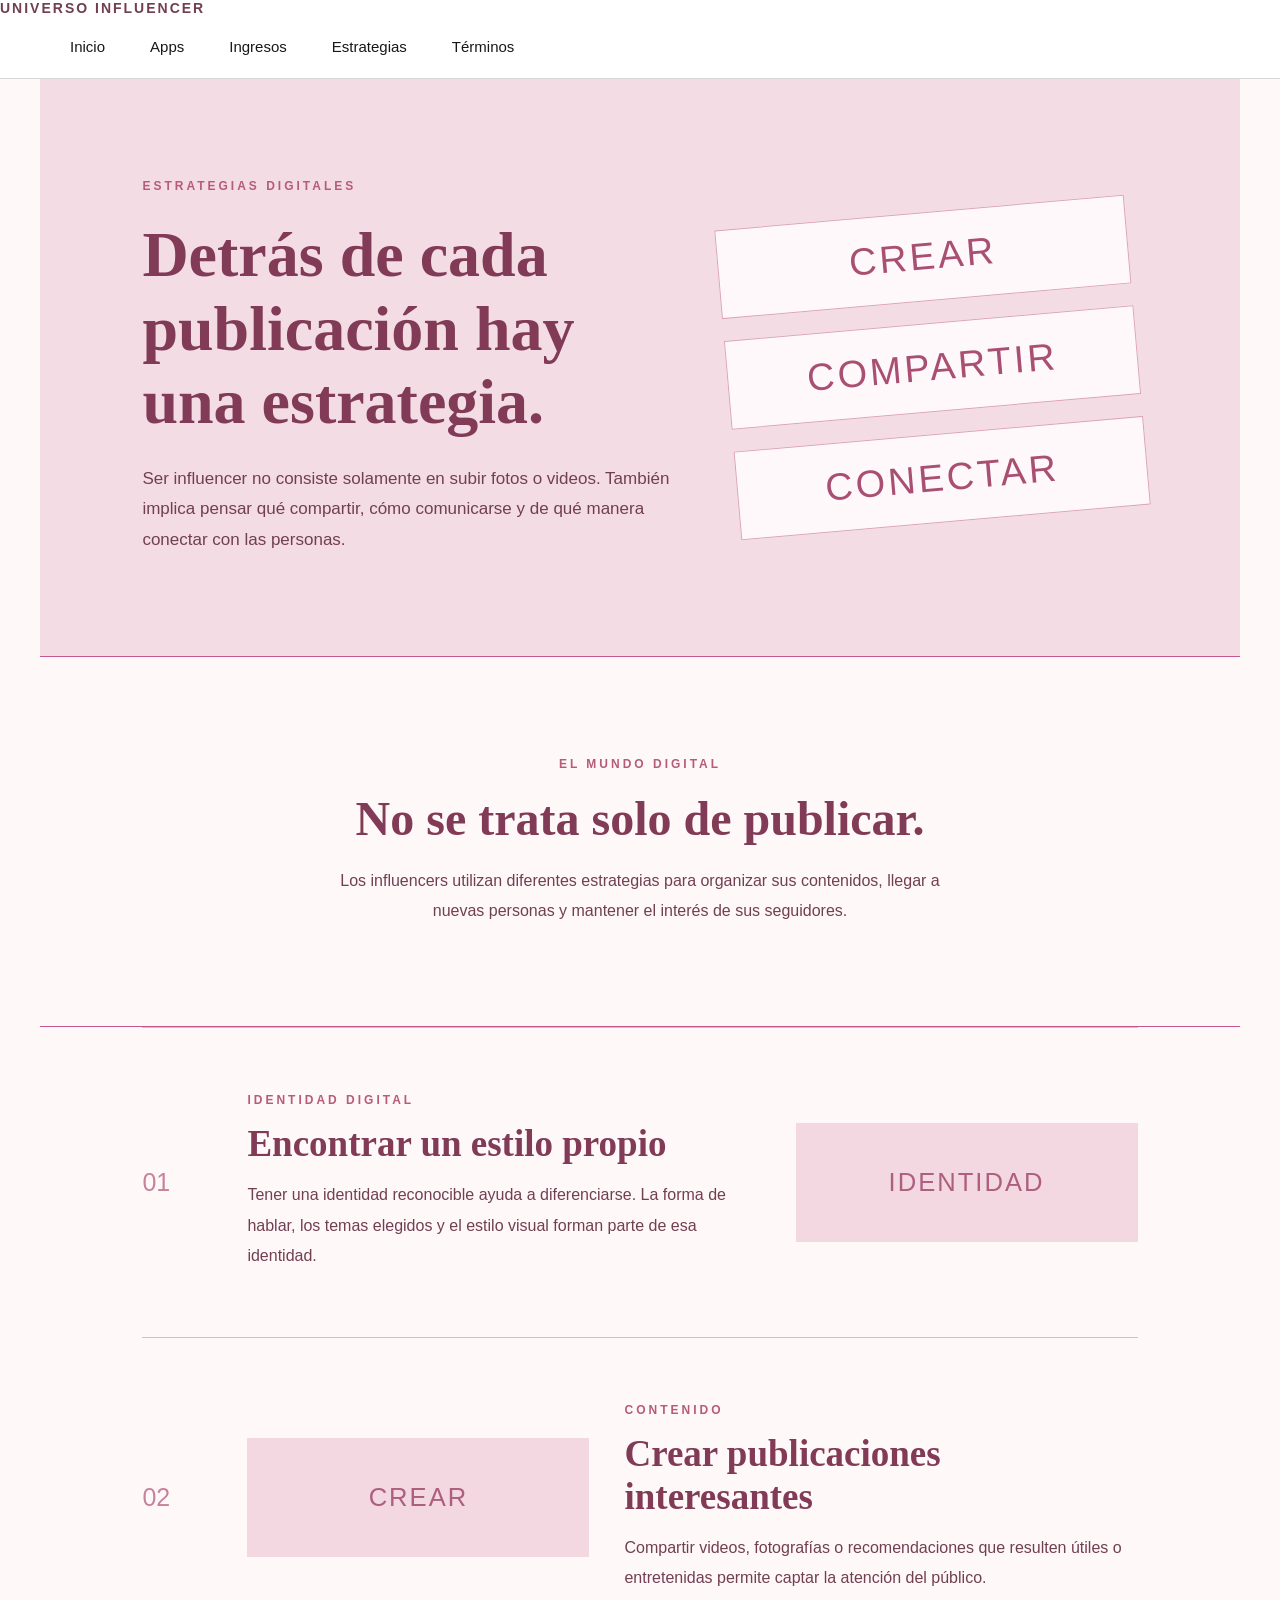
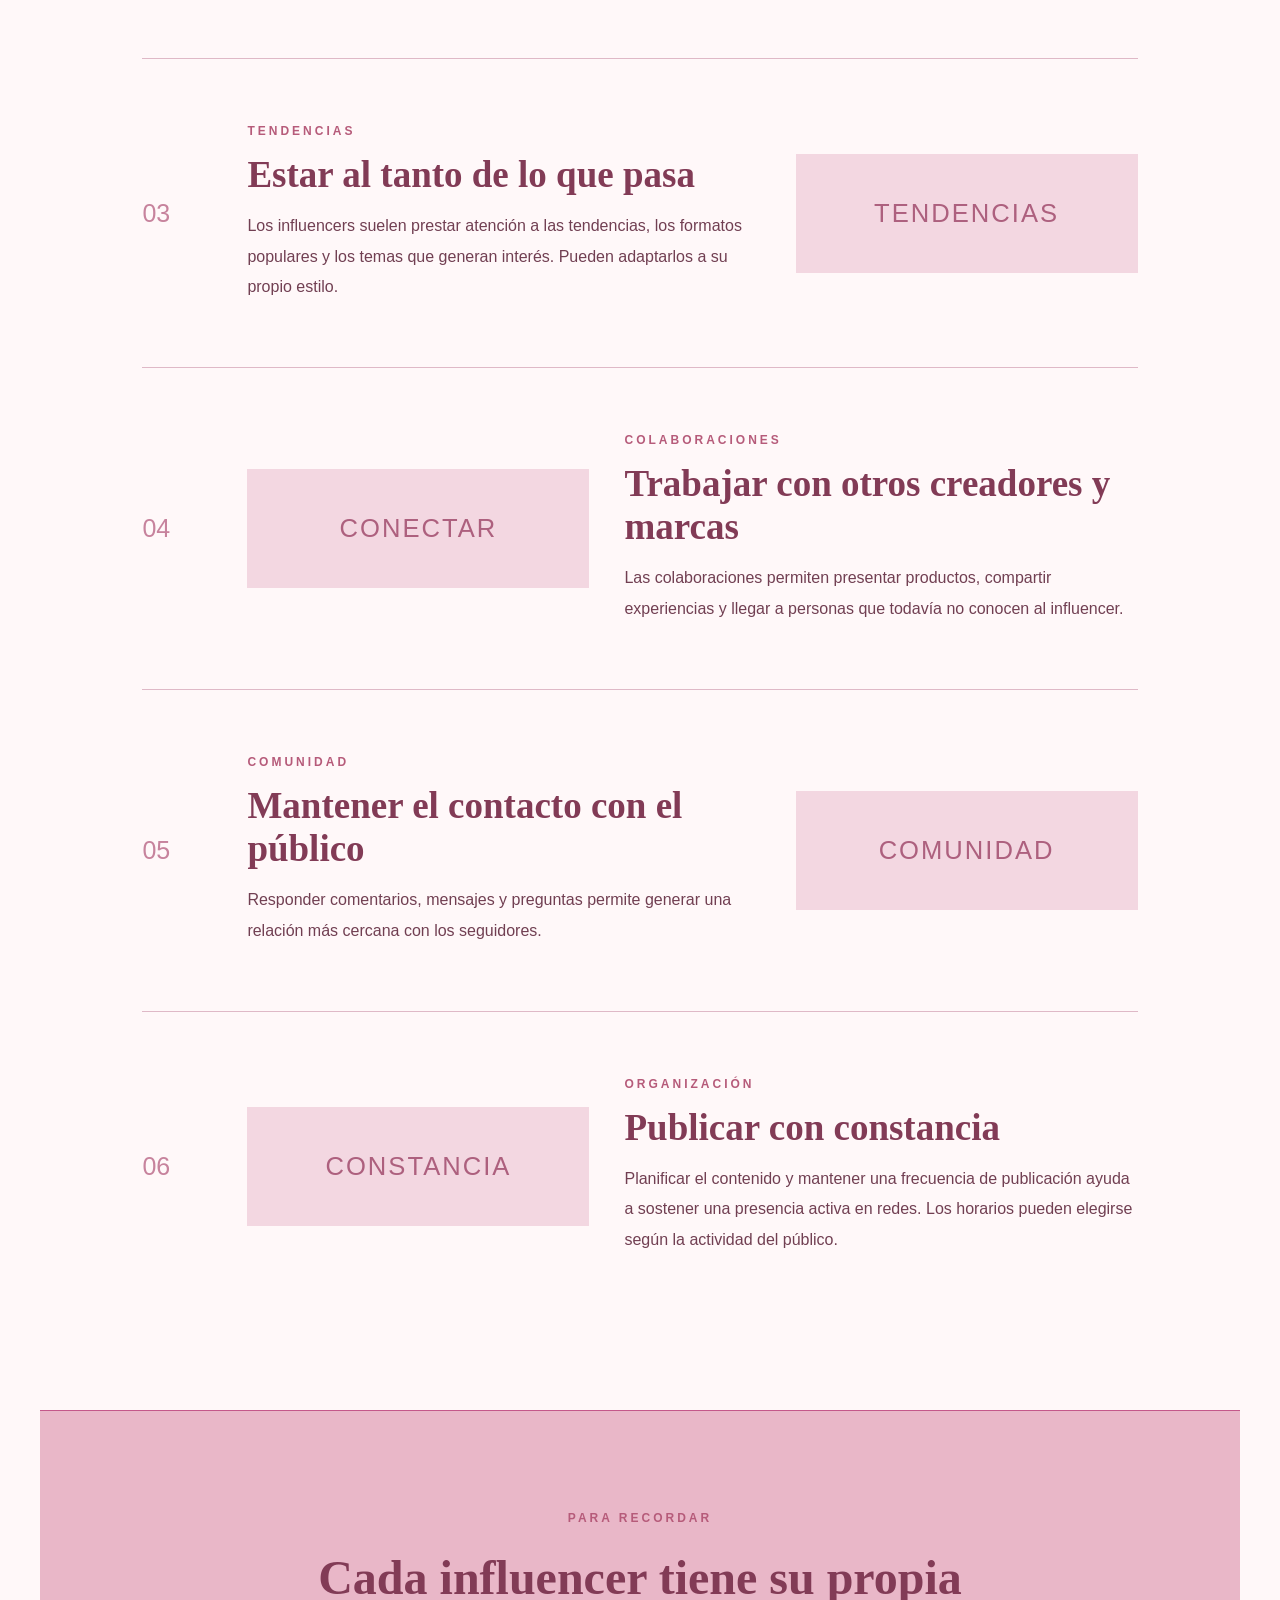
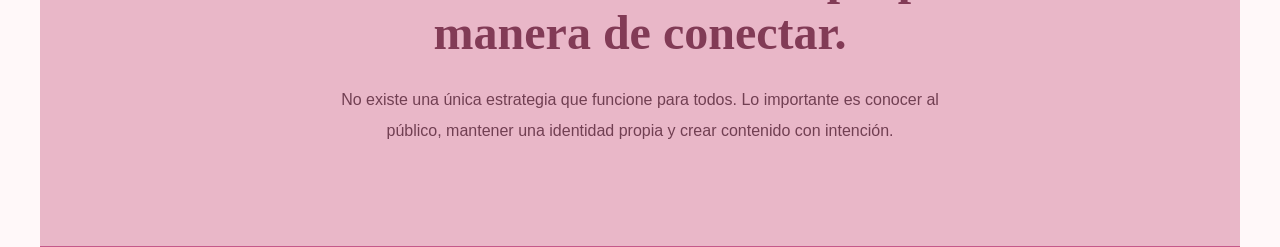
<file: estrategias.html>
<!DOCTYPE html>
<html lang="es">

<head>
    <meta charset="UTF-8">
    <meta name="viewport" content="width=device-width, initial-scale=1.0">
    <title>Estrategias | Universo Influencer</title>
    <link rel="stylesheet" href="stylesheet.css">
</head>

<body class="pagina-estrategias">

<header>
    <div class="logo">UNIVERSO INFLUENCER</div>

    <nav>
        <ul>
            <li><a href="index.html">Inicio</a></li>
            <li><a href="apps.html">Apps</a></li>
            <li><a href="ingresos.html">Ingresos</a></li>
            <li><a href="estrategias.html">Estrategias</a></li>
            <li><a href="terminos.html">Términos</a></li>
        </ul>
    </nav>
</header>

<main>

    <!-- PORTADA -->

    <section class="estrategias-portada">

        <div class="portada-texto">

            <p class="mini-titulo">ESTRATEGIAS DIGITALES</p>

            <h1>
                Detrás de cada
                publicación hay
                una estrategia.
            </h1>

            <p>
                Ser influencer no consiste solamente
                en subir fotos o videos. También implica
                pensar qué compartir, cómo comunicarse
                y de qué manera conectar con las personas.
            </p>

        </div>

        <div class="portada-decoracion">
            <span>CREAR</span>
            <span>COMPARTIR</span>
            <span>CONECTAR</span>
        </div>

    </section>

    <!-- INTRODUCCION -->

    <section class="estrategias-introduccion">

        <p class="mini-titulo">EL MUNDO DIGITAL</p>

        <h2>No se trata solo de publicar.</h2>

        <p>
            Los influencers utilizan diferentes
            estrategias para organizar sus contenidos,
            llegar a nuevas personas y mantener
            el interés de sus seguidores.
        </p>

    </section>

    <!-- ESTRATEGIAS -->

    <section id="contenido" class="estrategias-editorial">

        <article class="estrategia-bloque">

            <div class="estrategia-numero">01</div>

            <div class="estrategia-info">
                <p class="mini-titulo">IDENTIDAD DIGITAL</p>
                <h2>Encontrar un estilo propio</h2>
                <p>
                    Tener una identidad reconocible
                    ayuda a diferenciarse.
                    La forma de hablar, los temas
                    elegidos y el estilo visual
                    forman parte de esa identidad.
                </p>
            </div>

            <div class="estrategia-palabra">IDENTIDAD</div>

        </article>

        <article class="estrategia-bloque inverso">

            <div class="estrategia-numero">02</div>

            <div class="estrategia-info">
                <p class="mini-titulo">CONTENIDO</p>
                <h2>Crear publicaciones interesantes</h2>
                <p>
                    Compartir videos, fotografías
                    o recomendaciones que resulten
                    útiles o entretenidas permite
                    captar la atención del público.
                </p>
            </div>

            <div class="estrategia-palabra">CREAR</div>

        </article>

        <article class="estrategia-bloque">

            <div class="estrategia-numero">03</div>

            <div class="estrategia-info">
                <p class="mini-titulo">TENDENCIAS</p>
                <h2>Estar al tanto de lo que pasa</h2>
                <p>
                    Los influencers suelen prestar
                    atención a las tendencias,
                    los formatos populares y los
                    temas que generan interés.
                    Pueden adaptarlos a su propio estilo.
                </p>
            </div>

            <div class="estrategia-palabra">TENDENCIAS</div>

        </article>

        <article class="estrategia-bloque inverso">

            <div class="estrategia-numero">04</div>

            <div class="estrategia-info">
                <p class="mini-titulo">COLABORACIONES</p>
                <h2>Trabajar con otros creadores y marcas</h2>
                <p>
                    Las colaboraciones permiten
                    presentar productos, compartir
                    experiencias y llegar a personas
                    que todavía no conocen
                    al influencer.
                </p>
            </div>

            <div class="estrategia-palabra">CONECTAR</div>

        </article>

        <article class="estrategia-bloque">

            <div class="estrategia-numero">05</div>

            <div class="estrategia-info">
                <p class="mini-titulo">COMUNIDAD</p>
                <h2>Mantener el contacto con el público</h2>
                <p>
                    Responder comentarios, mensajes
                    y preguntas permite generar
                    una relación más cercana
                    con los seguidores.
                </p>
            </div>

            <div class="estrategia-palabra">COMUNIDAD</div>

        </article>

        <article class="estrategia-bloque inverso">

            <div class="estrategia-numero">06</div>

            <div class="estrategia-info">
                <p class="mini-titulo">ORGANIZACIÓN</p>
                <h2>Publicar con constancia</h2>
                <p>
                    Planificar el contenido y
                    mantener una frecuencia de
                    publicación ayuda a sostener
                    una presencia activa en redes.
                    Los horarios pueden elegirse
                    según la actividad del público.
                </p>
            </div>

            <div class="estrategia-palabra">CONSTANCIA</div>

        </article>

    </section>

    <!-- CIERRE -->

    <section class="estrategias-final">

        <p class="mini-titulo">PARA RECORDAR</p>

        <h2>
            Cada influencer tiene
            su propia manera de conectar.
        </h2>

        <p>
            No existe una única estrategia que
            funcione para todos. Lo importante
            es conocer al público, mantener
            una identidad propia y crear
            contenido con intención.
        </p>

    </section>

</main>

</body>
</html>
</file>
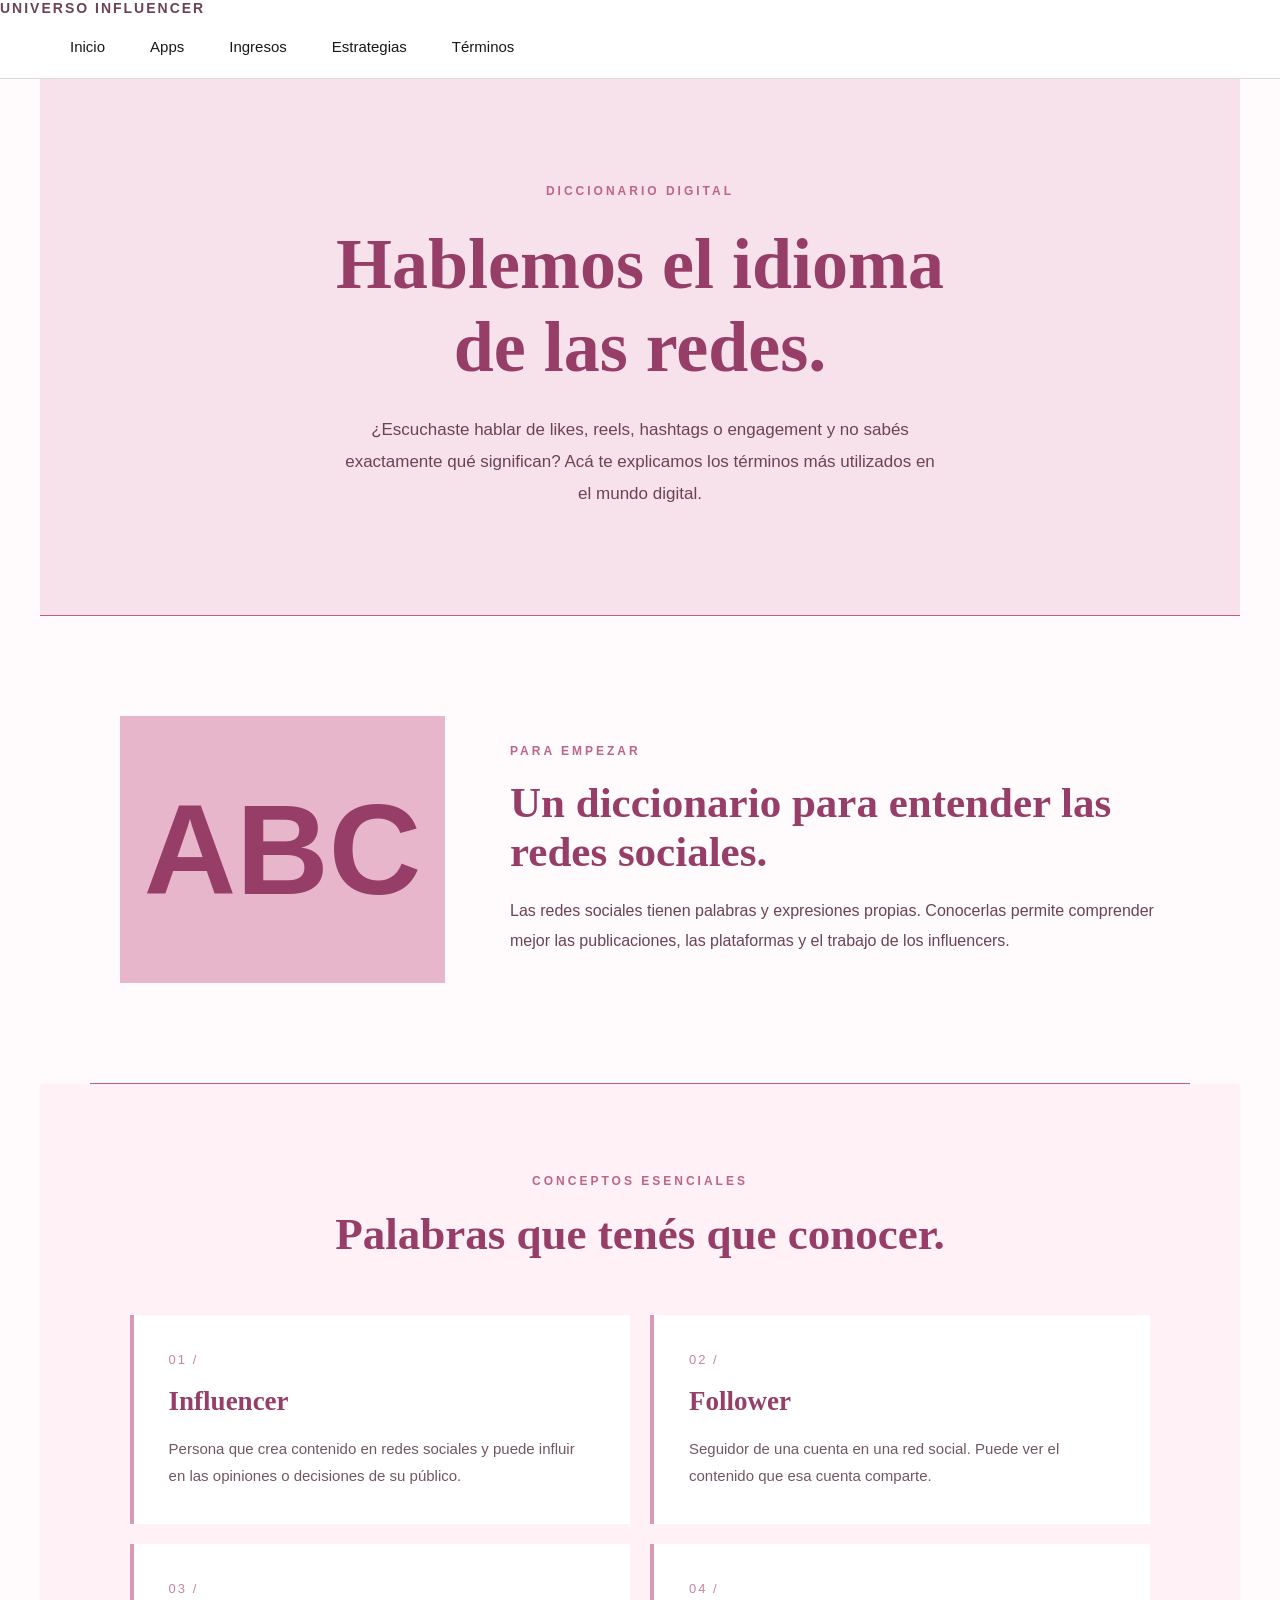
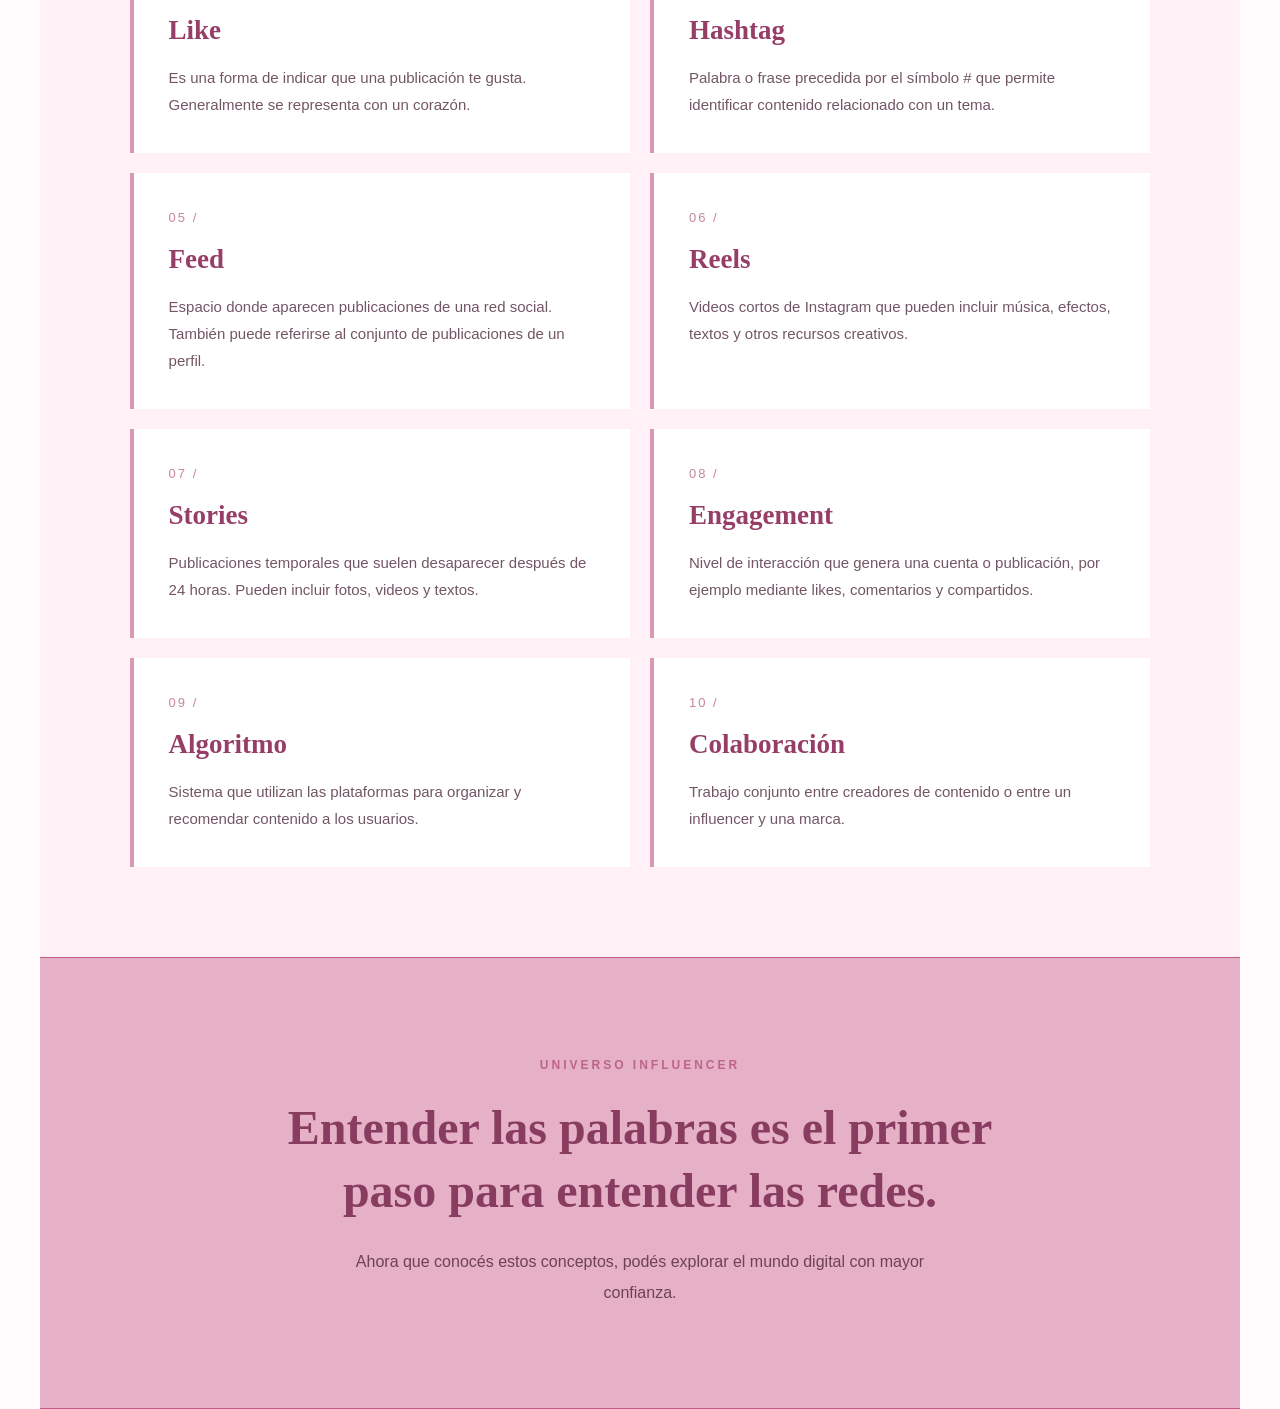
<file: terminos.html>
<!DOCTYPE html>
<html lang="es">

<head>
    <meta charset="UTF-8">
    <meta name="viewport" content="width=device-width, initial-scale=1.0">
    <title>Términos | Universo Influencer</title>
    <link rel="stylesheet" href="stylesheet.css">
</head>

<body class="pagina-terminos">

<header>
    <div class="logo">UNIVERSO INFLUENCER</div>

    <nav>
        <ul>
            <li><a href="index.html">Inicio</a></li>
            <li><a href="apps.html">Apps</a></li>
            <li><a href="ingresos.html">Ingresos</a></li>
            <li><a href="estrategias.html">Estrategias</a></li>
            <li><a href="terminos.html">Términos</a></li>
        </ul>
    </nav>
</header>

<main>

    <!-- PORTADA -->

    <section class="terminos-portada">

        <p class="terminos-etiqueta">DICCIONARIO DIGITAL</p>

        <h1>Hablemos el idioma<br>de las redes.</h1>

        <p>
            ¿Escuchaste hablar de likes, reels,
            hashtags o engagement y no sabés
            exactamente qué significan?
            Acá te explicamos los términos más
            utilizados en el mundo digital.
        </p>

    </section>

    <!-- INTRODUCCION -->

    <section class="terminos-intro">

        <div class="terminos-intro-numero">ABC</div>

        <div>
            <p class="terminos-etiqueta">PARA EMPEZAR</p>

            <h2>Un diccionario para entender las redes sociales.</h2>

            <p>
                Las redes sociales tienen palabras
                y expresiones propias.
                Conocerlas permite comprender
                mejor las publicaciones,
                las plataformas y el trabajo
                de los influencers.
            </p>
        </div>

    </section>

    <!-- DICCIONARIO -->

    <section class="terminos-diccionario">

        <p class="terminos-etiqueta">CONCEPTOS ESENCIALES</p>

        <h2>Palabras que tenés que conocer.</h2>

        <div class="terminos-grid">

            <article class="termino-card">
                <span>01 /</span>
                <h3>Influencer</h3>
                <p>
                    Persona que crea contenido en redes
                    sociales y puede influir en las
                    opiniones o decisiones de su público.
                </p>
            </article>

            <article class="termino-card">
                <span>02 /</span>
                <h3>Follower</h3>
                <p>
                    Seguidor de una cuenta en una
                    red social. Puede ver el contenido
                    que esa cuenta comparte.
                </p>
            </article>

            <article class="termino-card">
                <span>03 /</span>
                <h3>Like</h3>
                <p>
                    Es una forma de indicar que
                    una publicación te gusta.
                    Generalmente se representa
                    con un corazón.
                </p>
            </article>

            <article class="termino-card">
                <span>04 /</span>
                <h3>Hashtag</h3>
                <p>
                    Palabra o frase precedida
                    por el símbolo # que permite
                    identificar contenido
                    relacionado con un tema.
                </p>
            </article>

            <article class="termino-card">
                <span>05 /</span>
                <h3>Feed</h3>
                <p>
                    Espacio donde aparecen
                    publicaciones de una red social.
                    También puede referirse al
                    conjunto de publicaciones
                    de un perfil.
                </p>
            </article>

            <article class="termino-card">
                <span>06 /</span>
                <h3>Reels</h3>
                <p>
                    Videos cortos de Instagram
                    que pueden incluir música,
                    efectos, textos y otros
                    recursos creativos.
                </p>
            </article>

            <article class="termino-card">
                <span>07 /</span>
                <h3>Stories</h3>
                <p>
                    Publicaciones temporales
                    que suelen desaparecer
                    después de 24 horas.
                    Pueden incluir fotos,
                    videos y textos.
                </p>
            </article>

            <article class="termino-card">
                <span>08 /</span>
                <h3>Engagement</h3>
                <p>
                    Nivel de interacción que
                    genera una cuenta o publicación,
                    por ejemplo mediante likes,
                    comentarios y compartidos.
                </p>
            </article>

            <article class="termino-card">
                <span>09 /</span>
                <h3>Algoritmo</h3>
                <p>
                    Sistema que utilizan las
                    plataformas para organizar
                    y recomendar contenido
                    a los usuarios.
                </p>
            </article>

            <article class="termino-card">
                <span>10 /</span>
                <h3>Colaboración</h3>
                <p>
                    Trabajo conjunto entre
                    creadores de contenido
                    o entre un influencer
                    y una marca.
                </p>
            </article>

        </div>

    </section>

    <!-- CIERRE -->

    <section class="terminos-cierre">

        <p class="terminos-etiqueta">UNIVERSO INFLUENCER</p>

        <h2>
            Entender las palabras
            es el primer paso para
            entender las redes.
        </h2>

        <p>
            Ahora que conocés estos conceptos,
            podés explorar el mundo digital
            con mayor confianza.
        </p>

    </section>

</main>

</body>
</html>
</file>
<file: stylesheet.css>
* {
    margin: 0;
    padding: 0;
    box-sizing: border-box;
}
/* ESTILO DE FUENTE */
h1, h2, h3, h4, h5, h6
{font-family: "Libre Caslon Condensed", serif;}



html {
    scroll-behavior: auto;
}


p{font-size: 16px;}

body {
    font-family: Arial, Helvetica, sans-serif;
    background: #faf9f7;
    color: #181818;
}


/* MENU */

header {
    background: white;
    border-bottom: 1px solid #d8d8d8;
}

nav {
    max-width: 1200px;
    margin: auto;
    padding: 22px 30px;
    

    display: flex;
    align-items: center;
    justify-content: space-between;
}

.logo {
    font-size: 14px;
    letter-spacing: 2px;
    font-weight: bold;
}

nav ul {
    list-style: none;
    display: flex;
    gap: 45px;
}

nav a {
    text-decoration: none;
    color: #181818;
    font-size: 15px;
}

nav a:hover {
    opacity: .5;
}


/* SECCIONES */

section {
    max-width: 1200px;
    margin: auto;
    padding: 75px 30px;
    border-bottom: 1px solid #c4588a;
}

.etiqueta {
    font-size: 12px;
    letter-spacing: 2px;
    margin-bottom: 15px;
    color: #777;
}

h1 {
    font-size: 50px;
    margin-bottom: 40px;
}

h2 {
    font-size: 34px;
    margin-bottom: 40px;
}


/* QUIENES SOMOS */

.presentacion {
    display: grid;
    grid-template-columns: 1fr 1.4fr;
    gap: 60px;
    align-items: center;
}

.foto {
    width: 100%;
    height: 330px;
    background: #e7e7e7;
    overflow: hidden;
}

.foto img {
    width: 100%;
    height: 100%;
    object-fit: cover;
}

.texto {
    font-size: 18px;
    line-height: 1.7;
}

.texto p {
    margin-bottom: 20px;
}

.frase {
    font-size: 21px;
    font-weight: bold;
}


/* TARJETAS APPS */

.apps-grid {
    display: grid;
    grid-template-columns: repeat(4, 1fr);
    gap: 15px;
}

.app {
    background: pink;
    border: 1px solid #bbb;
    min-height: 260px;
    padding: 25px;
}

.icono {
    font-size: 32px;
    margin-bottom: 12px;
}

.app h3 {
    font-size: 24px;
    margin-bottom: 20px;
}

.app ul {
    list-style: none;
}

.app li {
    margin-bottom: 8px;
}


/* CIRCULOS */

.circulos {
    display: flex;
    justify-content: space-between;
    gap: 15px;
    margin-top: 55px;
}

.circulos div {
    width: 95px;
    height: 95px;

    border: 1px solid #b6abab;
    border-radius: 50%;

    display: flex;
    justify-content: center;
    align-items: center;

    text-align: center;
    font-size: 13px;
}


/* INGRESOS */

.descripcion {
    max-width: 700px;
    font-size: 18px;
    line-height: 1.7;
    margin-bottom: 35px;
}

.ingresos-grid {
    display: grid;
    grid-template-columns: repeat(4, 1fr);
    gap: 15px;
}

.ingresos-grid div {
    background: rgb(186, 31, 121);
    border: 1px solid #e073a8;
    padding: 30px 20px;
    min-height: 110px;

    display: flex;
    align-items: center;
}


/* ESTRATEGIAS */

.estrategias {
    list-style: none;
    max-width: 850px;
}

.estrategias li {
    border-bottom: 1px solid #ccc;
    padding: 18px 0;
    font-size: 18px;
}

.estrategias span {
    display: inline-block;
    width: 55px;
    font-size: 12px;
    color: #777;
}


/* TERMINOS */

.terminos-grid {
    display: grid;
    grid-template-columns: repeat(3, 1fr);
    gap: 20px;
}

.termino {
    border: 1px solid #dd6ea4;
    background: rgb(210, 68, 124);
    padding: 30px;
    min-height: 170px;
}

.termino h3 {
    margin-bottom: 15px;
    font-size: 23px;
}

.termino p {
    line-height: 1.6;
}


/* FOOTER */

footer {
    background: #181818;
    color: rgb(150, 49, 111);
    text-align: center;
    padding: 40px;
    letter-spacing: 3px;
}


/* CELULAR */

@media (max-width: 800px) {

    nav {
        flex-direction: column;
        gap: 20px;
    }

    nav ul {
        flex-wrap: wrap;
        justify-content: center;
        gap: 15px;
    }

    .presentacion {
        grid-template-columns: 1fr;
    }

    .apps-grid {
        grid-template-columns: 1fr 1fr;
    }

    .circulos {
        flex-wrap: wrap;
        justify-content: center;
    }

    .ingresos-grid {
        grid-template-columns: 1fr 1fr;
    }

    .terminos-grid {
        grid-template-columns: 1fr;
    }
}


/* NUEVA PAGINA DE APPS */

.pagina-apps .descripcion {
    margin-bottom: 60px;
}

.detalle-app {
    display: grid;
    grid-template-columns: 1fr 1fr;
    gap: 60px;
    align-items: center;
    padding: 45px 0;
    border-bottom: 1px solid #dd6ea4;
}

.detalle-texto h2 {
    margin-bottom: 25px;
}

.detalle-texto p {
    font-size: 17px;
    line-height: 1.8;
    margin-bottom: 20px;
}

.detalle-texto .etiqueta {
    font-size: 12px;
    color: #c4588a;
}

.detalle-imagen {
    width: 100%;
    height: 320px;
    background: #f4dce7;
    overflow: hidden;
}

.detalle-imagen img {
    width: 100%;
    height: 100%;
    object-fit: cover;
}

@media (max-width: 800px) {
    .detalle-app {
        grid-template-columns: 1fr;
        gap: 25px;
    }

    .detalle-imagen {
        height: 260px;
    }
}

/* LOGO DE INSTAGRAM */


.detalle-imagen img {
    width: 250px;
    height: 250px;
    object-fit: contain;
}

.detalle-imagen {
    display: flex;
    justify-content: center;
    align-items: center;
}

/* NUEVO DISEÑO DE INGRESOS */

.pagina-ingresos {
    max-width: 1200px;
    margin: 0 auto;
    padding: 60px 30px;
}

.pagina-ingresos h1 {
    font-size: 55px;
    margin-bottom: 25px;
}

.pagina-ingresos .descripcion {
    font-size: 18px;
    line-height: 1.7;
    margin-bottom: 50px;
}

/* TARJETAS ROSAS */

.tarjetas-ingresos {
    display: grid;
    grid-template-columns: repeat(2, 1fr);
    gap: 25px;
    margin-bottom: 80px;
}

.tarjeta-ingreso {
    background-color: #f8e3ec;
    border: 1px solid #eac3d4;
    border-radius: 12px;
    padding: 35px;
}

.tarjeta-ingreso span {
    color: #b65a82;
    font-size: 14px;
}

.tarjeta-ingreso h2 {
    font-size: 28px;
    margin: 15px 0;
}

.tarjeta-ingreso p {
    font-size: 16px;
    line-height: 1.7;
}

/* EJEMPLO CON IMAGEN */

.ejemplo-ingresos {
    display: grid;
    grid-template-columns: 1fr 1fr;
    gap: 50px;
    align-items: center;
    padding: 50px 0;
    border-top: 1px solid #dd6ea4;
}

.ejemplo-imagen {
    height: 350px;
    background: #f4dce7;
    border-radius: 12px;
    overflow: hidden;
}

.ejemplo-imagen img {
    width: 100%;
    height: 100%;
    object-fit: cover;
}

.ejemplo-texto h2 {
    font-size: 32px;
    margin-bottom: 20px;
}

.ejemplo-texto p {
    font-size: 17px;
    line-height: 1.7;
    margin-bottom: 15px;
}

@media (max-width: 800px) {
    .tarjetas-ingresos,
    .ejemplo-ingresos {
        grid-template-columns: 1fr;
    }

    .pagina-ingresos h1 {
        font-size: 38px;
    }
}


/* ==================================
   ESTRATEGIAS - UNIVERSO INFLUENCER
================================== */

.pagina-estrategias {
    background: #fff8f9;
    color: #713f52;
}

.pagina-estrategias .mini-titulo {
    color: #b65b7a;
    font-size: 12px;
    letter-spacing: 3px;
    font-weight: 600;
    text-transform: uppercase;
}

/* PORTADA EDITORIAL */

.pagina-estrategias .estrategias-portada {
    display: grid;
    grid-template-columns: 1.3fr 1fr;
    align-items: center;
    gap: 50px;
    padding: 100px 8%;
    background: #f4dce4;
}

.pagina-estrategias .portada-texto h1 {
    color: #823b56;
    font-size: clamp(38px, 5vw, 68px);
    line-height: 1.15;
    margin: 25px 0;
}

.pagina-estrategias .portada-texto > p:not(.mini-titulo) {
    font-size: 17px;
    line-height: 1.8;
    max-width: 550px;
}

.pagina-estrategias .boton-estrategias {
    display: inline-block;
    margin-top: 30px;
    padding: 15px 28px;
    background: #a95072;
    color: white;
    text-decoration: none;
    border-radius: 30px;
    font-size: 12px;
    letter-spacing: 2px;
}

/* PALABRAS DECORATIVAS */

.pagina-estrategias .portada-decoracion {
    display: flex;
    flex-direction: column;
    gap: 22px;
    transform: rotate(-5deg);
}

.pagina-estrategias .portada-decoracion span {
    display: block;
    padding: 22px;
    background: #fff8fa;
    border: 1px solid #dca5b8;
    color: #a95072;
    text-align: center;
    font-size: clamp(20px, 3vw, 38px);
    letter-spacing: 3px;
}

/* INTRODUCCION */

.pagina-estrategias .estrategias-introduccion {
    text-align: center;
    padding: 100px 10%;
}

.pagina-estrategias .estrategias-introduccion h2 {
    font-size: clamp(30px, 4vw, 48px);
    color: #823b56;
    margin: 20px 0;
}

.pagina-estrategias .estrategias-introduccion > p:last-child {
    max-width: 650px;
    margin: auto;
    line-height: 1.9;
}

/* SECCIONES ALTERNADAS */

.pagina-estrategias .estrategias-editorial {
    padding: 0 8% 90px;
}

.pagina-estrategias .estrategia-bloque {
    display: grid;
    grid-template-columns: 70px 1.5fr 1fr;
    gap: 35px;
    align-items: center;
    padding: 65px 0;
    border-top: 1px solid #dfb9c7;
}

.pagina-estrategias .estrategia-bloque.inverso {
    grid-template-columns: 70px 1fr 1.5fr;
}

.pagina-estrategias .estrategia-bloque.inverso
.estrategia-palabra {
    grid-column: 2;
    grid-row: 1;
}

.pagina-estrategias .estrategia-bloque.inverso
.estrategia-info {
    grid-column: 3;
    grid-row: 1;
}

.pagina-estrategias .estrategia-numero {
    font-size: 25px;
    color: #c7839d;
}

.pagina-estrategias .estrategia-info h2 {
    font-size: clamp(25px, 3vw, 37px);
    color: #823b56;
    margin: 15px 0;
}

.pagina-estrategias .estrategia-info > p:last-child {
    font-size: 16px;
    line-height: 1.9;
    max-width: 540px;
}

.pagina-estrategias .estrategia-palabra {
    padding: 45px 15px;
    background: #f3d7e1;
    color: #ad607e;
    text-align: center;
    font-size: clamp(16px, 2vw, 27px);
    letter-spacing: 2px;
    overflow-wrap: anywhere;
}

/* CIERRE */

.pagina-estrategias .estrategias-final {
    background: #e9b7c8;
    text-align: center;
    padding: 100px 10%;
}

.pagina-estrategias .estrategias-final h2 {
    color: #823b56;
    font-size: clamp(30px, 4vw, 48px);
    max-width: 750px;
    margin: 25px auto;
}

.pagina-estrategias .estrategias-final > p:last-child {
    max-width: 650px;
    margin: auto;
    line-height: 1.9;
}

/* VERSION CELULAR */

@media (max-width: 750px) {

    .pagina-estrategias .estrategias-portada {
        grid-template-columns: 1fr;
        padding: 65px 7%;
    }

    .pagina-estrategias .portada-decoracion {
        transform: none;
    }

    .pagina-estrategias .estrategia-bloque,
    .pagina-estrategias .estrategia-bloque.inverso {
        display: flex;
        flex-direction: column;
        align-items: flex-start;
        gap: 18px;
        padding: 45px 0;
    }

    .pagina-estrategias .estrategia-palabra {
        width: 100%;
    }

    .pagina-estrategias .estrategias-introduccion,
    .pagina-estrategias .estrategias-final {
        padding: 70px 7%;
    }
}

/* ==================================
   TERMINOS - UNIVERSO INFLUENCER
================================== */

.pagina-terminos {
    background: #fffafc;
    color: #6d4255;
}

.pagina-terminos .terminos-etiqueta {
    color: #bd6589;
    font-size: 12px;
    letter-spacing: 3px;
    font-weight: 600;
}

/* PORTADA */

.pagina-terminos .terminos-portada {
    background: #f7e2eb;
    text-align: center;
    padding: 105px 25px;
}

.pagina-terminos .terminos-portada h1 {
    color: #963e67;
    font-size: clamp(38px, 6vw, 72px);
    line-height: 1.15;
    margin: 25px 0;
}

.pagina-terminos .terminos-portada > p:last-child {
    max-width: 600px;
    margin: auto;
    font-size: 17px;
    line-height: 1.9;
}

/* INTRODUCCION */

.pagina-terminos .terminos-intro {
    display: grid;
    grid-template-columns: 1fr 2fr;
    gap: 65px;
    align-items: center;
    max-width: 1100px;
    margin: auto;
    padding: 100px 30px;
}

.pagina-terminos .terminos-intro-numero {
    background: #e8b6ca;
    color: #963e67;
    font-size: clamp(65px, 10vw, 130px);
    text-align: center;
    padding: 60px 15px;
    font-weight: 600;
}

.pagina-terminos .terminos-intro h2 {
    color: #963e67;
    font-size: clamp(28px, 4vw, 43px);
    margin: 20px 0;
}

.pagina-terminos .terminos-intro p:last-child {
    line-height: 1.9;
    font-size: 16px;
}

/* DICCIONARIO */

.pagina-terminos .terminos-diccionario {
    background: #fff1f5;
    padding: 90px 7%;
    text-align: center;
}

.pagina-terminos .terminos-diccionario h2 {
    color: #963e67;
    font-size: clamp(30px, 4vw, 45px);
    margin: 20px 0 55px;
}

.pagina-terminos .terminos-grid {
    display: grid;
    grid-template-columns: repeat(2, 1fr);
    gap: 20px;
    max-width: 1150px;
    margin: auto;
}

.pagina-terminos .termino-card {
    background: #ffffff;
    padding: 35px;
    text-align: left;
    border-left: 4px solid #d998b4;
    transition: transform 0.3s,
                background-color 0.3s;
}

.pagina-terminos .termino-card:hover {
    transform: translateY(-5px);
    background: #f9e3ec;
}

.pagina-terminos .termino-card span {
    color: #c784a0;
    font-size: 13px;
    letter-spacing: 2px;
}

.pagina-terminos .termino-card h3 {
    color: #963e67;
    font-size: 27px;
    margin: 18px 0;
}

.pagina-terminos .termino-card p {
    font-size: 15px;
    line-height: 1.8;
    color: #735665;
}

/* CIERRE */

.pagina-terminos .terminos-cierre {
    background: #e6b1c7;
    padding: 100px 25px;
    text-align: center;
}

.pagina-terminos .terminos-cierre h2 {
    color: #873c60;
    font-size: clamp(30px, 4vw, 48px);
    line-height: 1.3;
    max-width: 750px;
    margin: 25px auto;
}

.pagina-terminos .terminos-cierre > p:last-child {
    max-width: 600px;
    margin: auto;
    line-height: 1.9;
}

/* VERSION CELULAR */

@media (max-width: 750px) {

    .pagina-terminos .terminos-portada {
        padding: 75px 20px;
    }

    .pagina-terminos .terminos-intro {
        grid-template-columns: 1fr;
        gap: 30px;
        padding: 65px 7%;
    }

    .pagina-terminos .terminos-intro-numero {
        padding: 35px;
    }

    .pagina-terminos .terminos-grid {
        grid-template-columns: 1fr;
    }

    .pagina-terminos .terminos-diccionario {
        padding: 65px 6%;
    }

    .pagina-terminos .terminos-cierre {
        padding: 75px 7%;
    }
}

/* LOGOS DE APPS */

.pagina-apps .app-imagen img,
.pagina-apps .imagen-app img {
    width: 100%;
    height: 100%;
    object-fit: contain;
}
</file>
